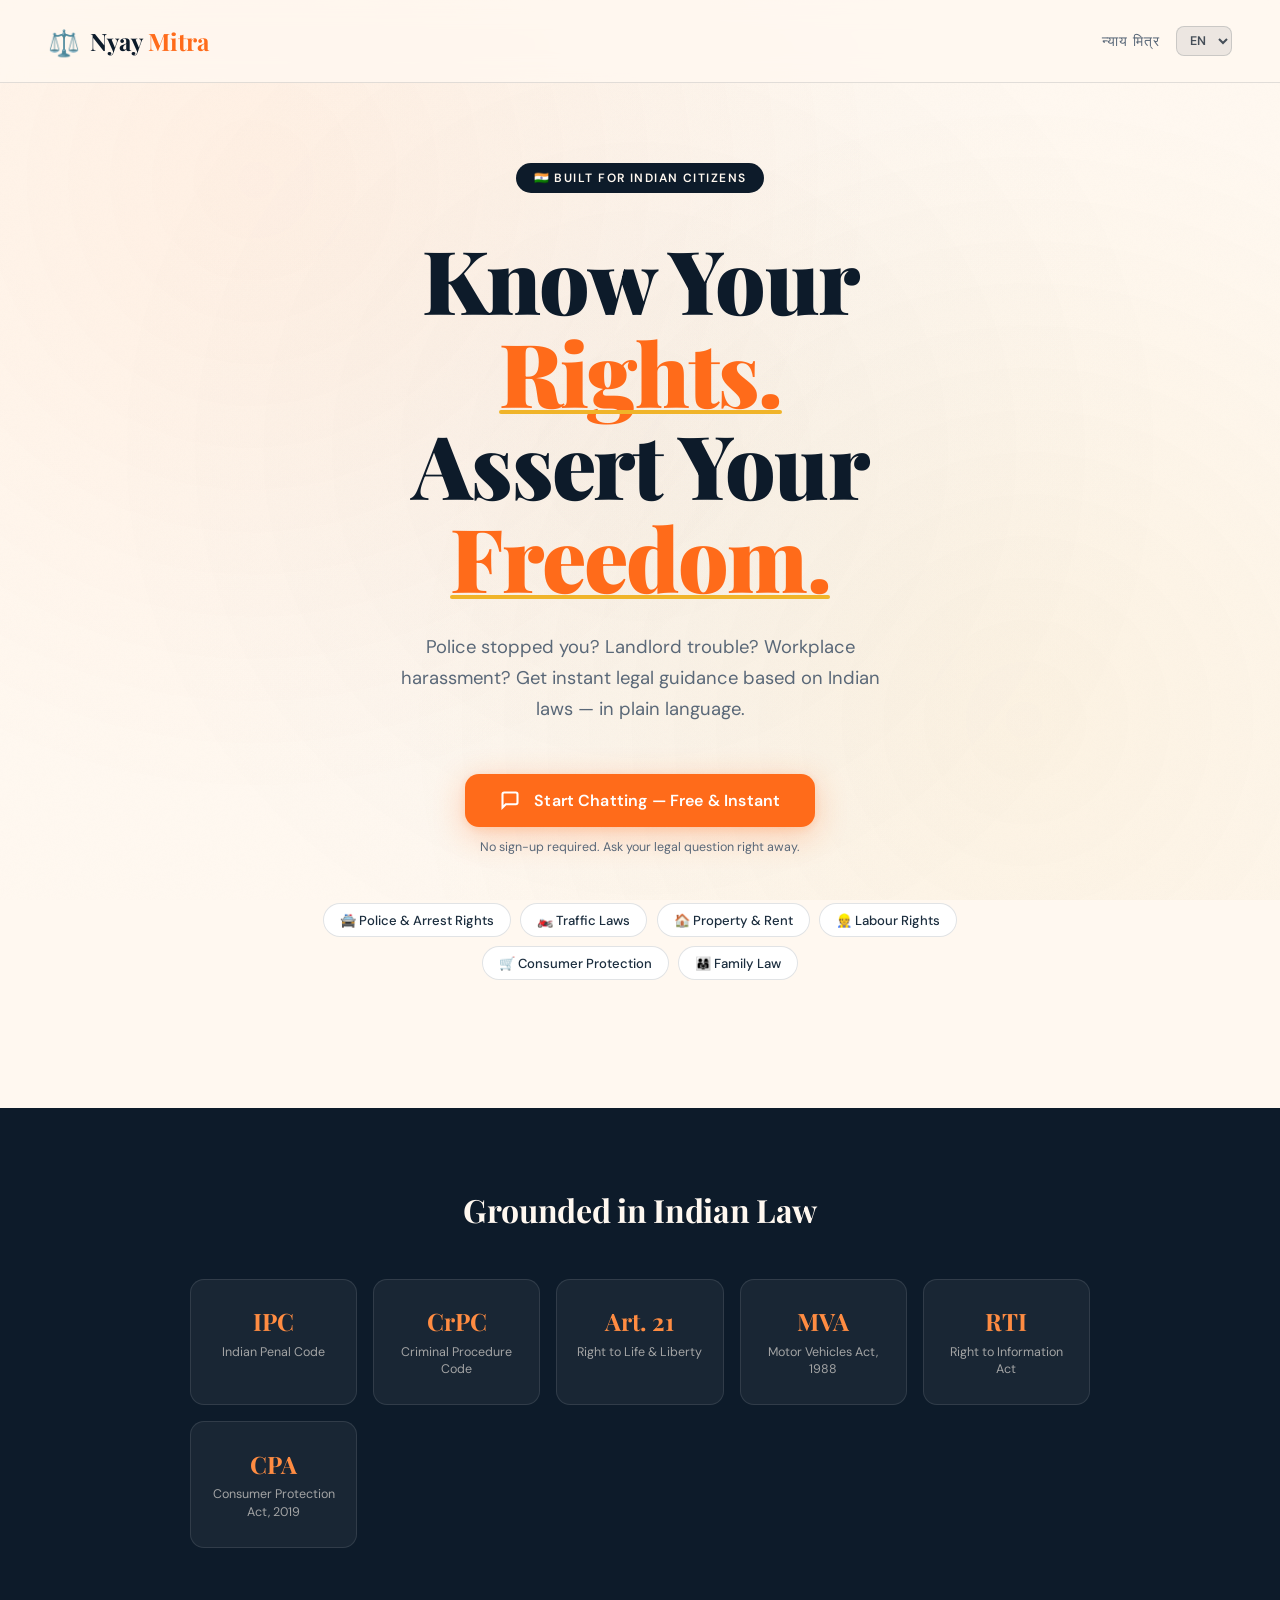
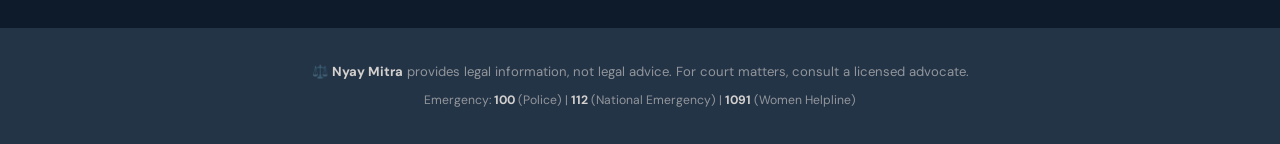
<file: index.html>
<!DOCTYPE html>
<html lang="en">
<head>
  <meta charset="UTF-8" />
  <meta name="viewport" content="width=device-width, initial-scale=1.0" />
  <title>Nyay Mitra — Your Legal Friend</title>
  <link rel="preconnect" href="https://fonts.googleapis.com">
  <link href="https://fonts.googleapis.com/css2?family=Playfair+Display:wght@400;700;900&family=DM+Sans:wght@300;400;500;600&display=swap" rel="stylesheet">
  <link rel="stylesheet" href="css/index.css" />
</head>
<body>
  <!-- Background pattern -->
  <div class="bg-pattern"></div>
  <div class="grain"></div>

  <!-- Nav -->
  <nav class="navbar">
    <div class="logo">
      <span class="logo-icon">⚖️</span>
      <span class="logo-text">Nyay <span class="accent">Mitra</span></span>
    </div>
    <div class="nav-right" style="display:flex;align-items:center;gap:1rem;">
      <div class="nav-tagline" data-i18n="navTagline">न्याय मित्र</div>
      <div id="langSwitcherContainer"></div>
    </div>
  </nav>

  <!-- Hero -->
  <main class="hero">
    <div class="hero-badge" data-i18n="heroBadge">🇮🇳 Built for Indian Citizens</div>
    <h1 class="hero-title">
      <span data-i18n="heroTitle1">Know Your</span><br/>
      <span class="title-highlight" data-i18n="heroTitle2">Rights.</span><br/>
      <span data-i18n="heroTitle3">Assert Your</span><br/>
      <span class="title-highlight" data-i18n="heroTitle4">Freedom.</span>
    </h1>
    <p class="hero-sub" data-i18n="heroSub">
      Police stopped you? Landlord trouble? Workplace harassment?
      Get instant legal guidance based on Indian laws — in plain language.
    </p>

    <div class="cta-block">
      <a href="chat.html" class="start-btn">
        <svg width="20" height="20" viewBox="0 0 24 24" fill="none" stroke="currentColor" stroke-width="2.5">
          <path d="M21 15a2 2 0 0 1-2 2H7l-4 4V5a2 2 0 0 1 2-2h14a2 2 0 0 1 2 2z"/>
        </svg>
        <span data-i18n="startBtn">Start Chatting — Free &amp; Instant</span>
      </a>
      <p class="login-note" data-i18n="loginNote">No sign-up required. Ask your legal question right away.</p>
    </div>

    <!-- Feature pills -->
    <div class="features-row">
      <div class="feature-pill" data-i18n="pill1">🚔 Police &amp; Arrest Rights</div>
      <div class="feature-pill" data-i18n="pill2">🏍️ Traffic Laws</div>
      <div class="feature-pill" data-i18n="pill3">🏠 Property &amp; Rent</div>
      <div class="feature-pill" data-i18n="pill4">👷 Labour Rights</div>
      <div class="feature-pill" data-i18n="pill5">🛒 Consumer Protection</div>
      <div class="feature-pill" data-i18n="pill6">👨‍👩‍👧 Family Law</div>
    </div>
  </main>

  <!-- Laws section -->
  <section class="laws-section">
    <h2 class="laws-title" data-i18n="lawsTitle">Grounded in Indian Law</h2>
    <div class="laws-grid">
      <div class="law-card">
        <div class="law-num">IPC</div>
        <div class="law-name">Indian Penal Code</div>
      </div>
      <div class="law-card">
        <div class="law-num">CrPC</div>
        <div class="law-name">Criminal Procedure Code</div>
      </div>
      <div class="law-card">
        <div class="law-num">Art. 21</div>
        <div class="law-name">Right to Life &amp; Liberty</div>
      </div>
      <div class="law-card">
        <div class="law-num">MVA</div>
        <div class="law-name">Motor Vehicles Act, 1988</div>
      </div>
      <div class="law-card">
        <div class="law-num">RTI</div>
        <div class="law-name">Right to Information Act</div>
      </div>
      <div class="law-card">
        <div class="law-num">CPA</div>
        <div class="law-name">Consumer Protection Act, 2019</div>
      </div>
    </div>
  </section>

  <!-- Footer -->
  <footer class="footer">
    <p data-i18n="footerDisclaimer" data-i18n-html="true">⚖️ <strong>Nyay Mitra</strong> provides legal information, not legal advice. For court matters, consult a licensed advocate.</p>
    <p class="footer-small" data-i18n="footerEmergency" data-i18n-html="true">Emergency: <strong>100</strong> (Police) | <strong>112</strong> (National Emergency) | <strong>1091</strong> (Women Helpline)</p>
  </footer>

  <script src="js/language.js"></script>
  <script>
    LangManager.init();
    buildLangSwitcher('langSwitcherContainer');
    applyTranslations();
  </script>
</body>
</html>
</file>
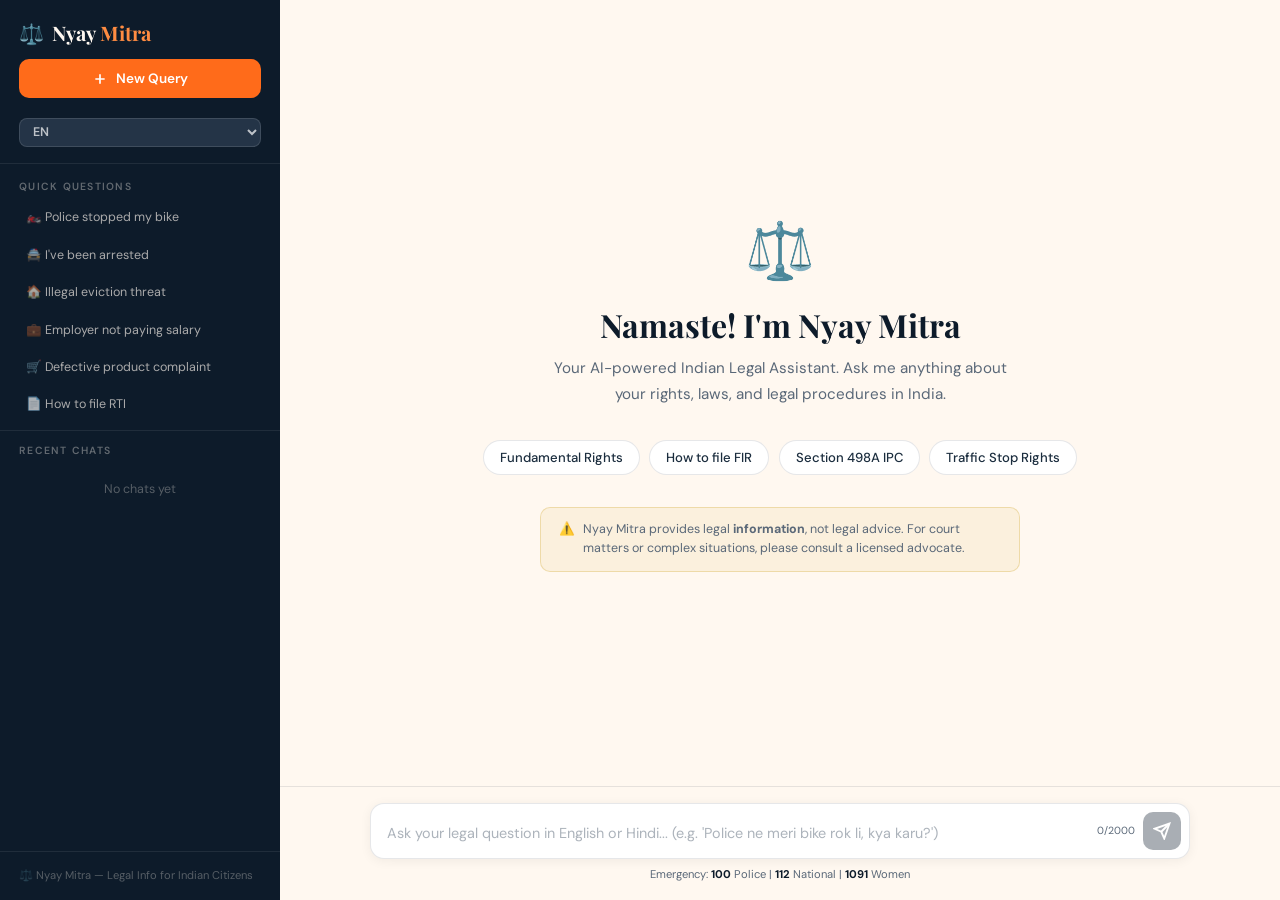
<file: chat.html>
<!DOCTYPE html>
<html lang="en">
<head>
  <meta charset="UTF-8" />
  <meta name="viewport" content="width=device-width, initial-scale=1.0" />
  <title>Nyay Mitra — Chat</title>
  <link rel="preconnect" href="https://fonts.googleapis.com">
  <link href="https://fonts.googleapis.com/css2?family=Playfair+Display:wght@400;700&family=DM+Sans:wght@300;400;500;600&family=DM+Mono:wght@400;500&display=swap" rel="stylesheet">
  <link rel="stylesheet" href="css/chat.css" />
</head>
<body>
  <!-- Sidebar -->
  <aside class="sidebar" id="sidebar">
    <div class="sidebar-header">
      <a href="/" class="sidebar-logo">
        <span>⚖️</span>
        <span class="sidebar-logo-text">Nyay <span class="acc">Mitra</span></span>
      </a>
      <button class="new-chat-btn" id="newChatBtn" title="New Chat">
        <svg width="16" height="16" viewBox="0 0 24 24" fill="none" stroke="currentColor" stroke-width="2.5">
          <path d="M12 5v14M5 12h14"/>
        </svg>
        <span data-i18n="newQuery">New Query</span>
      </button>
      <!-- Language switcher injected here -->
      <div id="langSwitcherContainer"></div>
    </div>

    <!-- Quick questions -->
    <div class="quick-section">
      <div class="quick-label" data-i18n="quickLabel">Quick Questions</div>
      <div class="quick-items">
        <button class="quick-item" data-i18n-data-q="q1text" data-q="Police just stopped my bike. What are my rights and what documents do I need to show?"><span data-i18n="q1">🏍️ Police stopped my bike</span></button>
        <button class="quick-item" data-i18n-data-q="q2text" data-q="I have been arrested. What are my rights during arrest under Indian law?"><span data-i18n="q2">🚔 I've been arrested</span></button>
        <button class="quick-item" data-i18n-data-q="q3text" data-q="My landlord is trying to evict me illegally. What are my rights as a tenant in India?"><span data-i18n="q3">🏠 Illegal eviction threat</span></button>
        <button class="quick-item" data-i18n-data-q="q4text" data-q="My employer is not paying my salary. What legal options do I have under Indian labour law?"><span data-i18n="q4">💼 Employer not paying salary</span></button>
        <button class="quick-item" data-i18n-data-q="q5text" data-q="I bought a defective product online. How can I file a consumer complaint in India?"><span data-i18n="q5">🛒 Defective product complaint</span></button>
        <button class="quick-item" data-i18n-data-q="q6text" data-q="I want to file an RTI application. How do I do it and what can I ask for?"><span data-i18n="q6">📄 How to file RTI</span></button>
      </div>
    </div>

    <!-- Chat history -->
    <div class="history-section">
      <div class="history-label" data-i18n="recentChats">Recent Chats</div>
      <div class="history-list" id="historyList">
        <div class="history-loading" data-i18n="loadingHistory">Loading history...</div>
      </div>
    </div>

    <!-- Sidebar footer -->
    <div class="sidebar-footer">
      <p class="sidebar-note">⚖️ Nyay Mitra — Legal Info for Indian Citizens</p>
    </div>
  </aside>

  <!-- Mobile toggle -->
  <button class="mobile-sidebar-toggle" id="sidebarToggle">
    <svg width="20" height="20" viewBox="0 0 24 24" fill="none" stroke="currentColor" stroke-width="2">
      <line x1="3" y1="6" x2="21" y2="6"/><line x1="3" y1="12" x2="21" y2="12"/><line x1="3" y1="18" x2="21" y2="18"/>
    </svg>
  </button>

  <!-- Main chat area -->
  <main class="chat-main">
    <!-- Welcome screen -->
    <div class="welcome-screen" id="welcomeScreen">
      <div class="welcome-icon">⚖️</div>
      <h2 class="welcome-title" data-i18n="welcomeTitle">Namaste! I'm Nyay Mitra</h2>
      <p class="welcome-sub" data-i18n="welcomeSub">Your AI-powered Indian Legal Assistant. Ask me anything about your rights, laws, and legal procedures in India.</p>
      <div class="welcome-chips">
        <div class="chip" id="chip1" data-i18n="chip1">Fundamental Rights</div>
        <div class="chip" id="chip2" data-i18n="chip2">How to file FIR</div>
        <div class="chip" id="chip3" data-i18n="chip3">Section 498A IPC</div>
        <div class="chip" id="chip4" data-i18n="chip4">Traffic Stop Rights</div>
      </div>
      <div class="disclaimer-box">
        <span>⚠️</span>
        <span data-i18n="disclaimer" data-i18n-html="true">Nyay Mitra provides legal <strong>information</strong>, not legal advice. For court matters or complex situations, please consult a licensed advocate.</span>
      </div>
    </div>

    <!-- Messages -->
    <div class="messages-container" id="messagesContainer" style="display:none;">
      <div class="messages-list" id="messagesList"></div>
    </div>

    <!-- Input area -->
    <div class="input-area">
      <div class="input-wrapper">
        <textarea
          id="messageInput"
          class="message-input"
          data-i18n-placeholder="inputPlaceholder"
          placeholder="Ask your legal question in English or Hindi..."
          rows="1"
          maxlength="2000"
        ></textarea>
        <div class="input-actions">
          <span class="char-count" id="charCount">0/2000</span>
          <button class="send-btn" id="sendBtn" disabled>
            <svg width="18" height="18" viewBox="0 0 24 24" fill="none" stroke="currentColor" stroke-width="2.5">
              <line x1="22" y1="2" x2="11" y2="13"/>
              <polygon points="22 2 15 22 11 13 2 9 22 2"/>
            </svg>
          </button>
        </div>
      </div>
      <p class="input-note" data-i18n="inputNote" data-i18n-html="true">Emergency: <strong>100</strong> Police | <strong>112</strong> National | <strong>1091</strong> Women</p>
    </div>
  </main>

  <script src="js/config.js"></script>
  <script src="js/i18n.js"></script>
  <script src="js/chat.js"></script>
</body>
</html>
</file>
<file: css/index.css>
*, *::before, *::after { box-sizing: border-box; margin: 0; padding: 0; }

:root {
  --saffron: #FF6B1A;
  --saffron-light: #FF8C42;
  --deep-navy: #0D1B2A;
  --navy: #1B2D3E;
  --navy-mid: #243447;
  --cream: #FFF8F0;
  --cream-dark: #F5EBD8;
  --gold: #C8960C;
  --gold-light: #F0B429;
  --green: #2ECC71;
  --text-primary: #0D1B2A;
  --text-muted: #5A6878;
  --border: rgba(13,27,42,0.12);
}

html { scroll-behavior: smooth; }

body {
  font-family: 'DM Sans', sans-serif;
  background: var(--cream);
  color: var(--text-primary);
  min-height: 100vh;
  overflow-x: hidden;
  position: relative;
}

/* Background pattern - Ashoka Chakra-inspired */
.bg-pattern {
  position: fixed;
  inset: 0;
  background-image:
    radial-gradient(circle at 20% 20%, rgba(255,107,26,0.06) 0%, transparent 50%),
    radial-gradient(circle at 80% 80%, rgba(200,150,12,0.06) 0%, transparent 50%),
    radial-gradient(circle at 50% 50%, rgba(13,27,42,0.03) 0%, transparent 70%);
  pointer-events: none;
  z-index: 0;
}

.grain {
  position: fixed;
  inset: 0;
  background-image: url("data:image/svg+xml,%3Csvg viewBox='0 0 512 512' xmlns='http://www.w3.org/2000/svg'%3E%3Cfilter id='noise'%3E%3CfeTurbulence type='fractalNoise' baseFrequency='0.9' numOctaves='4' stitchTiles='stitch'/%3E%3C/filter%3E%3Crect width='100%25' height='100%25' filter='url(%23noise)' opacity='0.04'/%3E%3C/svg%3E");
  pointer-events: none;
  z-index: 0;
  opacity: 0.4;
}

/* Navbar */
.navbar {
  position: relative;
  z-index: 10;
  display: flex;
  justify-content: space-between;
  align-items: center;
  padding: 1.5rem 3rem;
  border-bottom: 1px solid var(--border);
  background: rgba(255,248,240,0.8);
  backdrop-filter: blur(12px);
  position: sticky;
  top: 0;
}

.logo {
  display: flex;
  align-items: center;
  gap: 0.6rem;
  font-family: 'Playfair Display', serif;
  font-size: 1.5rem;
  font-weight: 700;
  color: var(--deep-navy);
}

.logo-icon { font-size: 1.6rem; }

.accent { color: var(--saffron); }

.nav-tagline {
  font-size: 0.85rem;
  color: var(--text-muted);
  letter-spacing: 0.08em;
  font-weight: 500;
}

/* Hero */
.hero {
  position: relative;
  z-index: 1;
  max-width: 780px;
  margin: 0 auto;
  padding: 5rem 2rem 4rem;
  text-align: center;
}

.hero-badge {
  display: inline-flex;
  align-items: center;
  gap: 0.4rem;
  background: var(--deep-navy);
  color: var(--cream);
  font-size: 0.75rem;
  font-weight: 600;
  letter-spacing: 0.12em;
  text-transform: uppercase;
  padding: 0.45rem 1.1rem;
  border-radius: 100px;
  margin-bottom: 2.5rem;
  animation: fadeDown 0.6s ease both;
}

.hero-title {
  font-family: 'Playfair Display', serif;
  font-size: clamp(3rem, 8vw, 5.5rem);
  font-weight: 900;
  line-height: 1.05;
  letter-spacing: -0.02em;
  color: var(--deep-navy);
  margin-bottom: 1.8rem;
  animation: fadeUp 0.7s ease 0.1s both;
}

.title-highlight {
  color: var(--saffron);
  position: relative;
  display: inline-block;
}

.title-highlight::after {
  content: '';
  position: absolute;
  bottom: 4px;
  left: 0;
  right: 0;
  height: 4px;
  background: var(--gold-light);
  border-radius: 2px;
  transform: scaleX(0);
  animation: lineGrow 0.5s ease 0.8s both;
}

.hero-sub {
  font-size: 1.15rem;
  line-height: 1.7;
  color: var(--text-muted);
  max-width: 520px;
  margin: 0 auto 3rem;
  animation: fadeUp 0.7s ease 0.2s both;
}

/* CTA */
.cta-block {
  display: flex;
  flex-direction: column;
  align-items: center;
  gap: 0.8rem;
  margin-bottom: 3rem;
  animation: fadeUp 0.7s ease 0.3s both;
}

.start-btn {
  display: inline-flex;
  align-items: center;
  gap: 0.9rem;
  background: var(--saffron, #FF6B1A);
  color: white;
  text-decoration: none;
  padding: 1rem 2.2rem;
  border-radius: 14px;
  font-size: 1rem;
  font-weight: 600;
  letter-spacing: 0.01em;
  border: none;
  transition: all 0.25s ease;
  box-shadow: 0 8px 32px rgba(255,107,26,0.3), 0 2px 8px rgba(255,107,26,0.15);
}

.start-btn:hover {
  background: var(--deep-navy, #0D1B2A);
  transform: translateY(-2px);
  box-shadow: 0 12px 40px rgba(13,27,42,0.35);
}

.login-note {
  font-size: 0.78rem;
  color: var(--text-muted);
  font-weight: 400;
}

/* Feature pills */
.features-row {
  display: flex;
  flex-wrap: wrap;
  justify-content: center;
  gap: 0.6rem;
  animation: fadeUp 0.7s ease 0.4s both;
}

.feature-pill {
  background: white;
  border: 1.5px solid var(--border);
  color: var(--navy);
  font-size: 0.82rem;
  font-weight: 500;
  padding: 0.45rem 1rem;
  border-radius: 100px;
  transition: all 0.2s;
  cursor: default;
}

.feature-pill:hover {
  border-color: var(--saffron);
  color: var(--saffron);
  background: rgba(255,107,26,0.04);
  transform: translateY(-1px);
}

/* Laws section */
.laws-section {
  position: relative;
  z-index: 1;
  background: var(--deep-navy);
  padding: 5rem 2rem;
  text-align: center;
  margin-top: 4rem;
}

.laws-title {
  font-family: 'Playfair Display', serif;
  font-size: 2rem;
  font-weight: 700;
  color: var(--cream);
  margin-bottom: 3rem;
  letter-spacing: -0.01em;
}

.laws-grid {
  display: grid;
  grid-template-columns: repeat(auto-fit, minmax(160px, 1fr));
  gap: 1rem;
  max-width: 900px;
  margin: 0 auto;
}

.law-card {
  background: rgba(255,255,255,0.05);
  border: 1px solid rgba(255,255,255,0.1);
  border-radius: 14px;
  padding: 1.6rem 1rem;
  transition: all 0.25s ease;
  cursor: default;
}

.law-card:hover {
  background: rgba(255,107,26,0.12);
  border-color: rgba(255,107,26,0.3);
  transform: translateY(-3px);
}

.law-num {
  font-family: 'Playfair Display', serif;
  font-size: 1.5rem;
  font-weight: 700;
  color: var(--saffron-light);
  margin-bottom: 0.4rem;
}

.law-name {
  font-size: 0.78rem;
  color: rgba(255,248,240,0.6);
  font-weight: 400;
  line-height: 1.4;
}

/* Footer */
.footer {
  background: var(--navy-mid);
  padding: 2rem;
  text-align: center;
  color: rgba(255,248,240,0.5);
  font-size: 0.82rem;
  line-height: 1.8;
}

.footer strong { color: rgba(255,248,240,0.8); }

.footer-small { font-size: 0.76rem; margin-top: 0.4rem; }

/* Animations */
@keyframes fadeDown {
  from { opacity: 0; transform: translateY(-16px); }
  to { opacity: 1; transform: translateY(0); }
}

@keyframes fadeUp {
  from { opacity: 0; transform: translateY(20px); }
  to { opacity: 1; transform: translateY(0); }
}

@keyframes lineGrow {
  to { transform: scaleX(1); }
}

@media (max-width: 640px) {
  .navbar { padding: 1.2rem 1.5rem; }
  .hero { padding: 3rem 1.5rem 3rem; }
  .laws-grid { grid-template-columns: repeat(2, 1fr); }
}

/* ====== LANGUAGE DROPDOWN ====== */
.lang-dropdown-wrapper {
  display: flex;
  align-items: center;
}

.lang-dropdown {
  background: rgba(13,27,42,0.08);
  border: 1.5px solid rgba(13,27,42,0.15);
  border-radius: 8px;
  color: rgba(13,27,42,0.75);
  font-size: 0.78rem;
  font-weight: 600;
  padding: 0.3rem 0.55rem;
  cursor: pointer;
  font-family: 'DM Sans', sans-serif;
  transition: all 0.18s ease;
  outline: none;
  appearance: auto;
}

.lang-dropdown:hover,
.lang-dropdown:focus {
  border-color: var(--saffron, #FF6B1A);
  color: var(--deep-navy, #0D1B2A);
  background: rgba(255,107,26,0.06);
}
</file>
<file: css/chat.css>
*, *::before, *::after { box-sizing: border-box; margin: 0; padding: 0; }

:root {
  --saffron: #FF6B1A;
  --saffron-light: #FF8C42;
  --deep-navy: #0D1B2A;
  --navy: #1B2D3E;
  --navy-mid: #243447;
  --navy-light: #2E4260;
  --cream: #FFF8F0;
  --cream-dark: #F5EBD8;
  --gold: #C8960C;
  --gold-light: #F0B429;
  --green: #2DD4A0;
  --sidebar-w: 280px;
  --text-primary: #0D1B2A;
  --text-muted: #5A6878;
  --border: rgba(13,27,42,0.1);
  --border-dark: rgba(255,255,255,0.08);
}

html, body { height: 100%; overflow: hidden; }

body {
  font-family: 'DM Sans', sans-serif;
  background: var(--cream);
  display: flex;
  color: var(--text-primary);
}

/* ====== SIDEBAR ====== */
.sidebar {
  width: var(--sidebar-w);
  background: var(--deep-navy);
  height: 100vh;
  display: flex;
  flex-direction: column;
  flex-shrink: 0;
  overflow: hidden;
  position: relative;
  z-index: 100;
  transition: transform 0.3s ease;
}

.sidebar-header {
  padding: 1.2rem 1.2rem 1rem;
  border-bottom: 1px solid var(--border-dark);
  display: flex;
  flex-direction: column;
  gap: 0.8rem;
}

.sidebar-logo {
  display: flex;
  align-items: center;
  gap: 0.5rem;
  font-family: 'Playfair Display', serif;
  font-size: 1.25rem;
  font-weight: 700;
  color: var(--cream);
  text-decoration: none;
}

.sidebar-logo-text { color: var(--cream); }

.acc { color: var(--saffron-light); }

.new-chat-btn {
  display: flex;
  align-items: center;
  justify-content: center;
  gap: 0.5rem;
  width: 100%;
  padding: 0.7rem;
  background: var(--saffron);
  color: white;
  border: none;
  border-radius: 10px;
  font-family: 'DM Sans', sans-serif;
  font-size: 0.85rem;
  font-weight: 600;
  cursor: pointer;
  transition: all 0.2s;
}

.new-chat-btn:hover { background: var(--saffron-light); transform: translateY(-1px); }

/* Quick section */
.quick-section {
  padding: 1rem 1rem 0.5rem;
  border-bottom: 1px solid var(--border-dark);
}

.quick-label, .history-label {
  font-size: 0.65rem;
  font-weight: 600;
  letter-spacing: 0.12em;
  text-transform: uppercase;
  color: rgba(255,248,240,0.35);
  margin-bottom: 0.5rem;
  padding: 0 0.2rem;
}

.quick-items { display: flex; flex-direction: column; gap: 0.25rem; }

.quick-item {
  text-align: left;
  background: none;
  border: none;
  color: rgba(255,248,240,0.65);
  font-family: 'DM Sans', sans-serif;
  font-size: 0.78rem;
  padding: 0.5rem 0.6rem;
  border-radius: 8px;
  cursor: pointer;
  transition: all 0.15s;
  line-height: 1.4;
}

.quick-item:hover {
  background: rgba(255,107,26,0.12);
  color: var(--saffron-light);
}

/* History section */
.history-section {
  flex: 1;
  overflow-y: auto;
  padding: 0.8rem 1rem;
}

.history-section::-webkit-scrollbar { width: 3px; }
.history-section::-webkit-scrollbar-track { background: transparent; }
.history-section::-webkit-scrollbar-thumb { background: rgba(255,255,255,0.1); border-radius: 2px; }

.history-loading {
  font-size: 0.78rem;
  color: rgba(255,248,240,0.3);
  text-align: center;
  padding: 1rem 0;
}

.history-item {
  display: flex;
  align-items: center;
  gap: 0.5rem;
  padding: 0.5rem 0.6rem;
  border-radius: 8px;
  cursor: pointer;
  transition: all 0.15s;
  margin-bottom: 0.2rem;
  position: relative;
}

.history-item:hover { background: rgba(255,255,255,0.05); }

.history-item.active { background: rgba(255,107,26,0.15); }

.history-dot {
  width: 6px;
  height: 6px;
  border-radius: 50%;
  background: rgba(255,248,240,0.2);
  flex-shrink: 0;
}

.history-dot.traffic { background: #60A5FA; }
.history-dot.criminal { background: #F87171; }
.history-dot.consumer { background: #34D399; }
.history-dot.labour { background: #FBBF24; }
.history-dot.property { background: #A78BFA; }
.history-dot.family { background: #F472B6; }
.history-dot.constitutional { background: #FB923C; }
.history-dot.general { background: #94A3B8; }

.history-title {
  font-size: 0.78rem;
  color: rgba(255,248,240,0.6);
  flex: 1;
  overflow: hidden;
  text-overflow: ellipsis;
  white-space: nowrap;
}

.history-item.active .history-title { color: rgba(255,248,240,0.9); }

.history-delete {
  background: none;
  border: none;
  color: rgba(255,248,240,0.2);
  cursor: pointer;
  padding: 2px;
  border-radius: 4px;
  opacity: 0;
  transition: all 0.15s;
  font-size: 14px;
  line-height: 1;
}

.history-item:hover .history-delete { opacity: 1; }
.history-delete:hover { color: #F87171; background: rgba(248,113,113,0.1); }

/* Sidebar footer */
.sidebar-footer {
  padding: 1rem 1.2rem;
  border-top: 1px solid var(--border-dark);
  display: flex;
  align-items: center;
}

.sidebar-note {
  font-size: 0.7rem;
  color: rgba(255,248,240,0.3);
  line-height: 1.4;
}

/* Mobile toggle */
.mobile-sidebar-toggle {
  display: none;
  position: fixed;
  top: 1rem;
  left: 1rem;
  z-index: 200;
  background: var(--deep-navy);
  color: var(--cream);
  border: none;
  width: 40px;
  height: 40px;
  border-radius: 10px;
  cursor: pointer;
  align-items: center;
  justify-content: center;
}

/* ====== CHAT MAIN ====== */
.chat-main {
  flex: 1;
  display: flex;
  flex-direction: column;
  height: 100vh;
  overflow: hidden;
  position: relative;
}

/* Welcome screen */
.welcome-screen {
  flex: 1;
  display: flex;
  flex-direction: column;
  align-items: center;
  justify-content: center;
  padding: 2rem;
  text-align: center;
  overflow-y: auto;
}

.welcome-icon {
  font-size: 3.5rem;
  margin-bottom: 1rem;
  animation: float 3s ease-in-out infinite;
}

.welcome-title {
  font-family: 'Playfair Display', serif;
  font-size: 2rem;
  font-weight: 700;
  color: var(--deep-navy);
  margin-bottom: 0.6rem;
}

.welcome-sub {
  font-size: 0.95rem;
  color: var(--text-muted);
  max-width: 460px;
  line-height: 1.7;
  margin-bottom: 2rem;
}

.welcome-chips {
  display: flex;
  flex-wrap: wrap;
  justify-content: center;
  gap: 0.6rem;
  margin-bottom: 2rem;
}

.chip {
  background: white;
  border: 1.5px solid var(--border);
  color: var(--navy);
  font-size: 0.82rem;
  font-weight: 500;
  padding: 0.5rem 1rem;
  border-radius: 100px;
  cursor: pointer;
  transition: all 0.2s;
}

.chip:hover {
  border-color: var(--saffron);
  background: rgba(255,107,26,0.04);
  color: var(--saffron);
  transform: translateY(-1px);
}

.disclaimer-box {
  display: flex;
  align-items: flex-start;
  gap: 0.5rem;
  background: rgba(200,150,12,0.08);
  border: 1px solid rgba(200,150,12,0.25);
  border-radius: 10px;
  padding: 0.8rem 1.1rem;
  font-size: 0.78rem;
  color: var(--text-muted);
  max-width: 480px;
  text-align: left;
  line-height: 1.5;
}

/* Messages container */
.messages-container {
  flex: 1;
  overflow-y: auto;
  padding: 1.5rem 1.5rem 0;
  scroll-behavior: smooth;
}

.messages-container::-webkit-scrollbar { width: 4px; }
.messages-container::-webkit-scrollbar-track { background: transparent; }
.messages-container::-webkit-scrollbar-thumb { background: var(--border); border-radius: 2px; }

.messages-list { display: flex; flex-direction: column; gap: 1.2rem; max-width: 820px; margin: 0 auto; }

/* Message bubbles */
.message { display: flex; gap: 0.8rem; animation: msgIn 0.3s ease; }

.message.user { flex-direction: row-reverse; }

.msg-avatar {
  width: 34px;
  height: 34px;
  border-radius: 50%;
  display: flex;
  align-items: center;
  justify-content: center;
  font-size: 0.9rem;
  flex-shrink: 0;
  margin-top: 2px;
}

.message.assistant .msg-avatar {
  background: var(--deep-navy);
  color: var(--saffron-light);
  font-size: 1rem;
}

.message.user .msg-avatar {
  overflow: hidden;
  border: 2px solid rgba(255,107,26,0.3);
}

.message.user .msg-avatar img { width: 100%; height: 100%; object-fit: cover; }

.msg-bubble {
  max-width: 75%;
  padding: 1rem 1.2rem;
  border-radius: 16px;
  line-height: 1.7;
  font-size: 0.9rem;
}

.message.user .msg-bubble {
  background: var(--deep-navy);
  color: var(--cream);
  border-bottom-right-radius: 4px;
  display: flex;
  align-items: center;
  justify-content: center;
}

.message.assistant .msg-bubble {
  background: white;
  color: var(--text-primary);
  border: 1px solid var(--border);
  border-bottom-left-radius: 4px;
  box-shadow: 0 2px 12px rgba(0,0,0,0.05);
}

/* Markdown-like formatting in AI responses */
.msg-bubble strong { font-weight: 600; color: var(--deep-navy); }
.message.user .msg-bubble strong { color: var(--cream); }

.msg-bubble .msg-section { margin: 0.6rem 0; }

.msg-bubble h3 {
  font-family: 'Playfair Display', serif;
  font-size: 0.95rem;
  font-weight: 700;
  color: var(--deep-navy);
  margin: 0.8rem 0 0.3rem;
}

.msg-bubble ul, .msg-bubble ol {
  padding-left: 1.2rem;
  margin: 0.4rem 0;
}

.msg-bubble li { margin: 0.25rem 0; }

.msg-bubble code {
  font-family: 'DM Mono', monospace;
  background: rgba(13,27,42,0.06);
  padding: 0.15em 0.4em;
  border-radius: 4px;
  font-size: 0.85em;
}

.msg-bubble .law-cite {
  display: inline-flex;
  align-items: center;
  gap: 0.3em;
  background: rgba(255,107,26,0.08);
  color: var(--saffron);
  border: 1px solid rgba(255,107,26,0.2);
  border-radius: 5px;
  padding: 0.1em 0.5em;
  font-size: 0.8em;
  font-weight: 600;
}

.msg-time {
  font-size: 0.68rem;
  color: var(--text-muted);
  margin-top: 0.4rem;
  padding: 0 0.2rem;
}

.message.user .msg-time { text-align: right; }

/* Category badge in message */
.category-badge {
  display: inline-flex;
  align-items: center;
  gap: 0.25rem;
  background: rgba(13,27,42,0.06);
  border: 1px solid var(--border);
  color: var(--text-muted);
  font-size: 0.68rem;
  font-weight: 600;
  text-transform: uppercase;
  letter-spacing: 0.08em;
  padding: 0.2rem 0.6rem;
  border-radius: 100px;
  margin-bottom: 0.5rem;
  display: block;
}

/* Typing indicator */
.typing-indicator {
  display: flex;
  gap: 0.8rem;
  align-items: center;
  animation: msgIn 0.3s ease;
}

.typing-bubble {
  background: white;
  border: 1px solid var(--border);
  border-radius: 16px;
  border-bottom-left-radius: 4px;
  padding: 0.8rem 1rem;
  display: flex;
  gap: 5px;
  align-items: center;
}

.typing-dot {
  width: 8px;
  height: 8px;
  border-radius: 50%;
  background: var(--saffron);
  animation: typingPulse 1.2s ease infinite;
}

.typing-dot:nth-child(2) { animation-delay: 0.2s; background: var(--gold-light); }
.typing-dot:nth-child(3) { animation-delay: 0.4s; background: var(--deep-navy); }

/* Input area */
.input-area {
  padding: 1rem 1.5rem 1.2rem;
  border-top: 1px solid var(--border);
  background: rgba(255,248,240,0.95);
  backdrop-filter: blur(8px);
}

.input-wrapper {
  max-width: 820px;
  margin: 0 auto;
  background: white;
  border: 1.5px solid var(--border);
  border-radius: 14px;
  display: flex;
  align-items: flex-end;
  padding: 0.5rem 0.5rem 0.5rem 1rem;
  gap: 0.5rem;
  transition: border-color 0.2s;
  box-shadow: 0 2px 12px rgba(0,0,0,0.06);
}

.input-wrapper:focus-within {
  border-color: var(--saffron);
  box-shadow: 0 0 0 3px rgba(255,107,26,0.1);
}

.message-input {
  flex: 1;
  border: none;
  outline: none;
  resize: none;
  font-family: 'DM Sans', sans-serif;
  font-size: 0.9rem;
  line-height: 1.6;
  color: var(--text-primary);
  background: transparent;
  max-height: 160px;
  overflow-y: auto;
  padding: 0.3rem 0;
}

.message-input::placeholder { color: rgba(90,104,120,0.5); }

.input-actions {
  display: flex;
  align-items: center;
  gap: 0.5rem;
  flex-shrink: 0;
}

.char-count {
  font-size: 0.65rem;
  color: var(--text-muted);
  font-variant-numeric: tabular-nums;
}

.send-btn {
  width: 38px;
  height: 38px;
  border-radius: 10px;
  border: none;
  background: var(--deep-navy);
  color: white;
  cursor: pointer;
  display: flex;
  align-items: center;
  justify-content: center;
  transition: all 0.2s;
  flex-shrink: 0;
}

.send-btn:enabled:hover { background: var(--saffron); transform: translateY(-1px); }
.send-btn:disabled { opacity: 0.35; cursor: not-allowed; }

.input-note {
  font-size: 0.7rem;
  color: var(--text-muted);
  text-align: center;
  margin-top: 0.5rem;
  max-width: 820px;
  margin-left: auto;
  margin-right: auto;
}

.input-note strong { color: var(--text-primary); }

/* Animations */
@keyframes float {
  0%, 100% { transform: translateY(0); }
  50% { transform: translateY(-8px); }
}

@keyframes msgIn {
  from { opacity: 0; transform: translateY(10px); }
  to { opacity: 1; transform: translateY(0); }
}

@keyframes typingPulse {
  0%, 60%, 100% { transform: scale(0.8); opacity: 0.4; }
  30% { transform: scale(1.2); opacity: 1; }
}

/* Mobile */
@media (max-width: 768px) {
  .sidebar {
    position: fixed;
    left: 0; top: 0; bottom: 0;
    transform: translateX(-100%);
  }
  .sidebar.open { transform: translateX(0); }
  .mobile-sidebar-toggle { display: flex; }
  .mobile-sidebar-toggle.hidden { display: none; }
  .chat-main { width: 100%; padding-top: 56px; }
  .welcome-screen { padding-top: 1rem; }
  .input-area { padding: 0.8rem 1rem 1rem; }
  .messages-container { padding: 1rem; }
  .msg-bubble { max-width: 88%; }
  .welcome-title { font-size: 1.5rem; }
}

/* ====== LANGUAGE DROPDOWN ====== */
.lang-dropdown-wrapper {
  display: flex;
  align-items: center;
  margin-top: 0.4rem;
}

.lang-dropdown {
  background: var(--navy-mid, rgba(255,255,255,0.07));
  border: 1.5px solid rgba(255,255,255,0.12);
  border-radius: 8px;
  color: rgba(255,255,255,0.7);
  font-size: 0.78rem;
  font-weight: 600;
  padding: 0.3rem 0.55rem;
  cursor: pointer;
  font-family: 'DM Sans', sans-serif;
  transition: all 0.18s ease;
  outline: none;
  appearance: auto;
  width: 100%;
}

.lang-dropdown option {
  background: #0D1B2A;
  color: #fff;
}

.lang-dropdown:hover,
.lang-dropdown:focus {
  border-color: var(--saffron, #FF6B1A);
  color: #fff;
}
</file>
